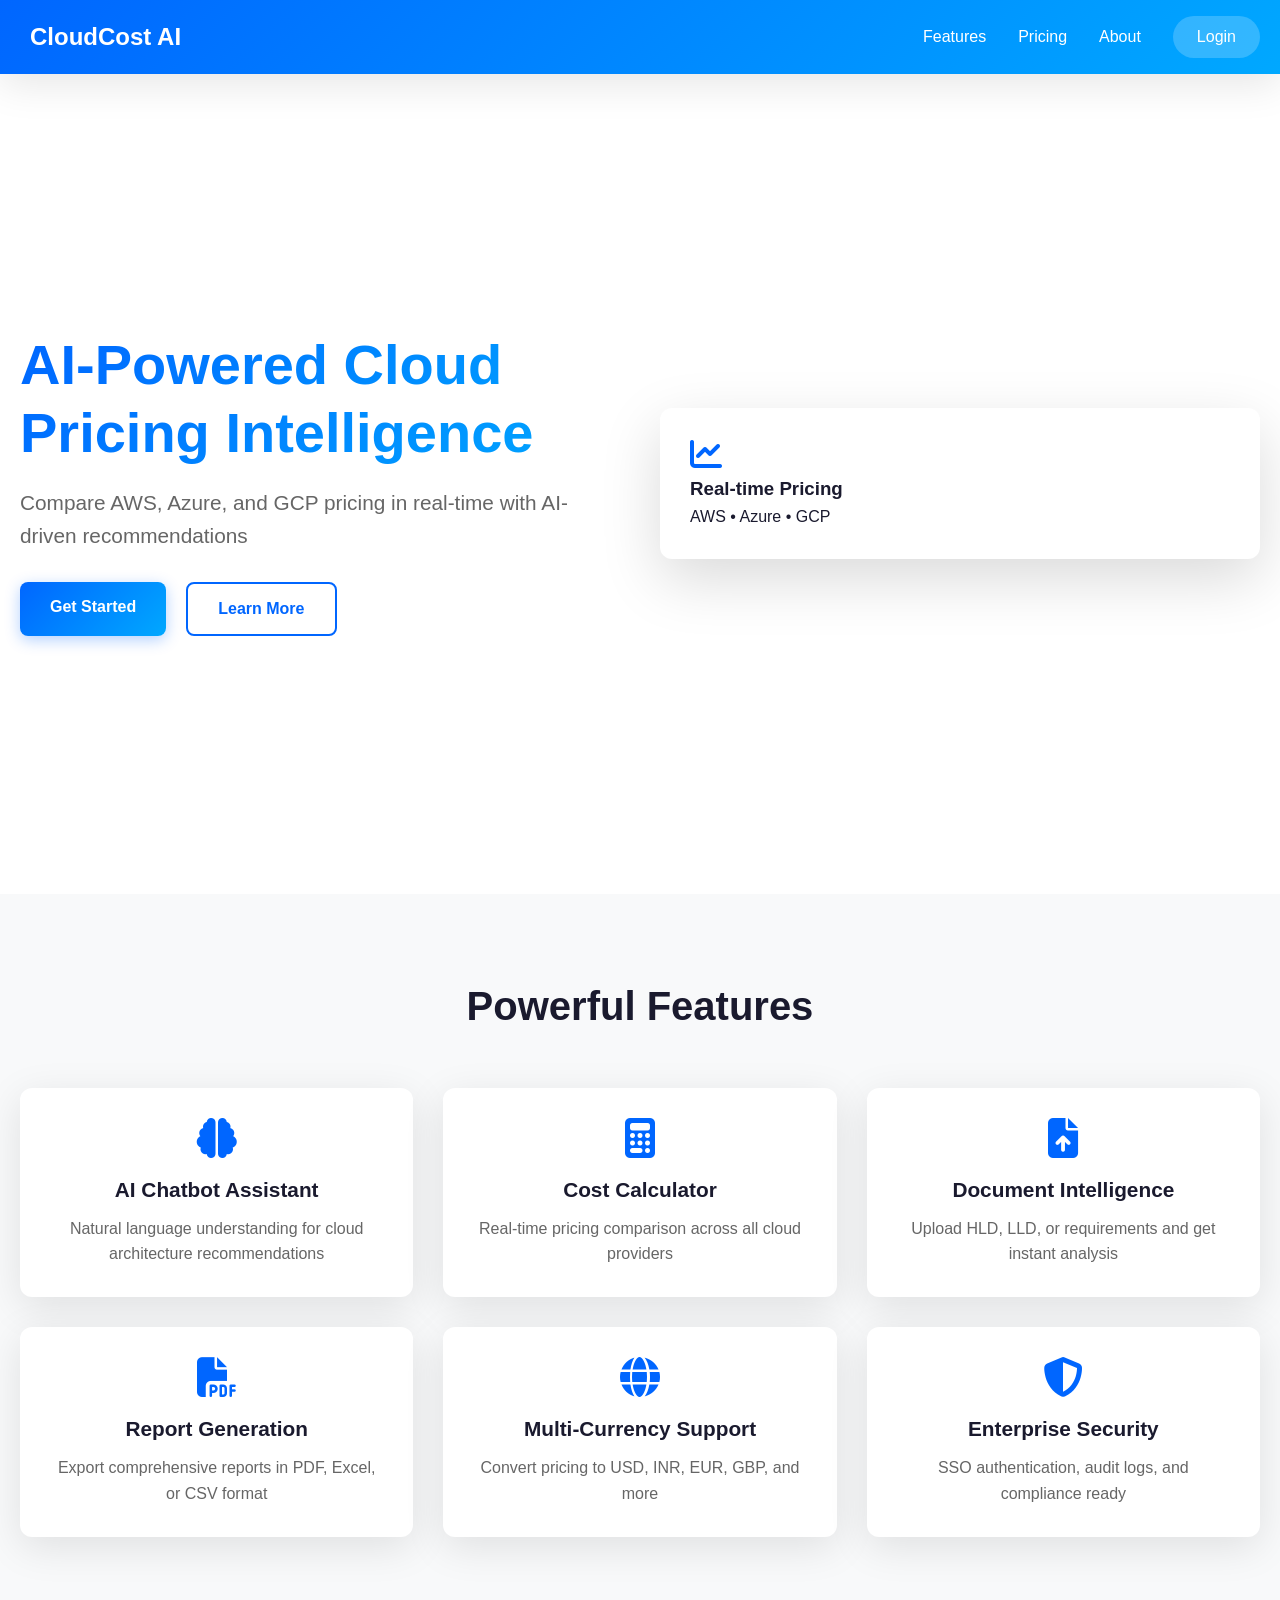
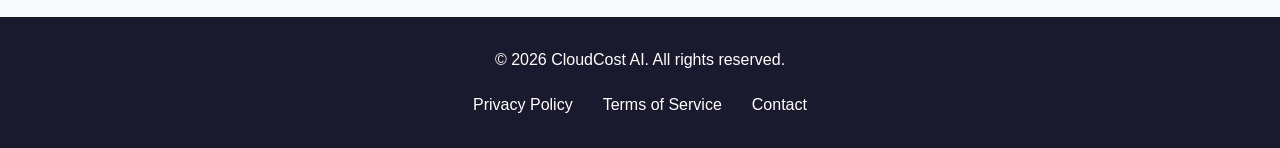
<file: frontend/index.html>
<!DOCTYPE html>
<html lang="en">
<head>
    <meta charset="UTF-8">
    <meta name="viewport" content="width=device-width, initial-scale=1.0">
    <title>CloudCost AI - Enterprise Cloud Pricing Intelligence Platform</title>
    <link rel="stylesheet" href="css/styles.css">
    <link rel="stylesheet" href="css/responsive.css">
    <link rel="stylesheet" href="https://cdnjs.cloudflare.com/ajax/libs/font-awesome/6.4.0/css/all.min.css">
</head>
<body>
    <!-- Navigation -->
    <nav class="navbar">
        <div class="nav-container">
            <div class="nav-logo">
                <i class="fas fa-cloud-dollar-sign"></i>
                <span>CloudCost AI</span>
            </div>
            <div class="nav-menu">
                <a href="#features" class="nav-link">Features</a>
                <a href="#pricing" class="nav-link">Pricing</a>
                <a href="#about" class="nav-link">About</a>
                <a href="login.html" class="nav-link-btn">Login</a>
            </div>
        </div>
    </nav>

    <!-- Hero Section -->
    <section class="hero">
        <div class="hero-content">
            <h1>AI-Powered Cloud Pricing Intelligence</h1>
            <p>Compare AWS, Azure, and GCP pricing in real-time with AI-driven recommendations</p>
            <div class="hero-buttons">
                <a href="login.html" class="btn btn-primary">Get Started</a>
                <a href="#features" class="btn btn-outline">Learn More</a>
            </div>
        </div>
        <div class="hero-image">
            <div class="floating-card">
                <i class="fas fa-chart-line"></i>
                <h3>Real-time Pricing</h3>
                <p>AWS • Azure • GCP</p>
            </div>
        </div>
    </section>

    <!-- Features Section -->
    <section id="features" class="features">
        <h2>Powerful Features</h2>
        <div class="features-grid">
            <div class="feature-card">
                <i class="fas fa-brain"></i>
                <h3>AI Chatbot Assistant</h3>
                <p>Natural language understanding for cloud architecture recommendations</p>
            </div>
            <div class="feature-card">
                <i class="fas fa-calculator"></i>
                <h3>Cost Calculator</h3>
                <p>Real-time pricing comparison across all cloud providers</p>
            </div>
            <div class="feature-card">
                <i class="fas fa-file-upload"></i>
                <h3>Document Intelligence</h3>
                <p>Upload HLD, LLD, or requirements and get instant analysis</p>
            </div>
            <div class="feature-card">
                <i class="fas fa-file-pdf"></i>
                <h3>Report Generation</h3>
                <p>Export comprehensive reports in PDF, Excel, or CSV format</p>
            </div>
            <div class="feature-card">
                <i class="fas fa-globe"></i>
                <h3>Multi-Currency Support</h3>
                <p>Convert pricing to USD, INR, EUR, GBP, and more</p>
            </div>
            <div class="feature-card">
                <i class="fas fa-shield-alt"></i>
                <h3>Enterprise Security</h3>
                <p>SSO authentication, audit logs, and compliance ready</p>
            </div>
        </div>
    </section>

    <!-- Footer -->
    <footer class="footer">
        <div class="footer-content">
            <p>&copy; 2026 CloudCost AI. All rights reserved.</p>
            <div class="footer-links">
                <a href="#">Privacy Policy</a>
                <a href="#">Terms of Service</a>
                <a href="#">Contact</a>
            </div>
        </div>
    </footer>

    <script src="js/app.js"></script>
</body>
</html>
</file>
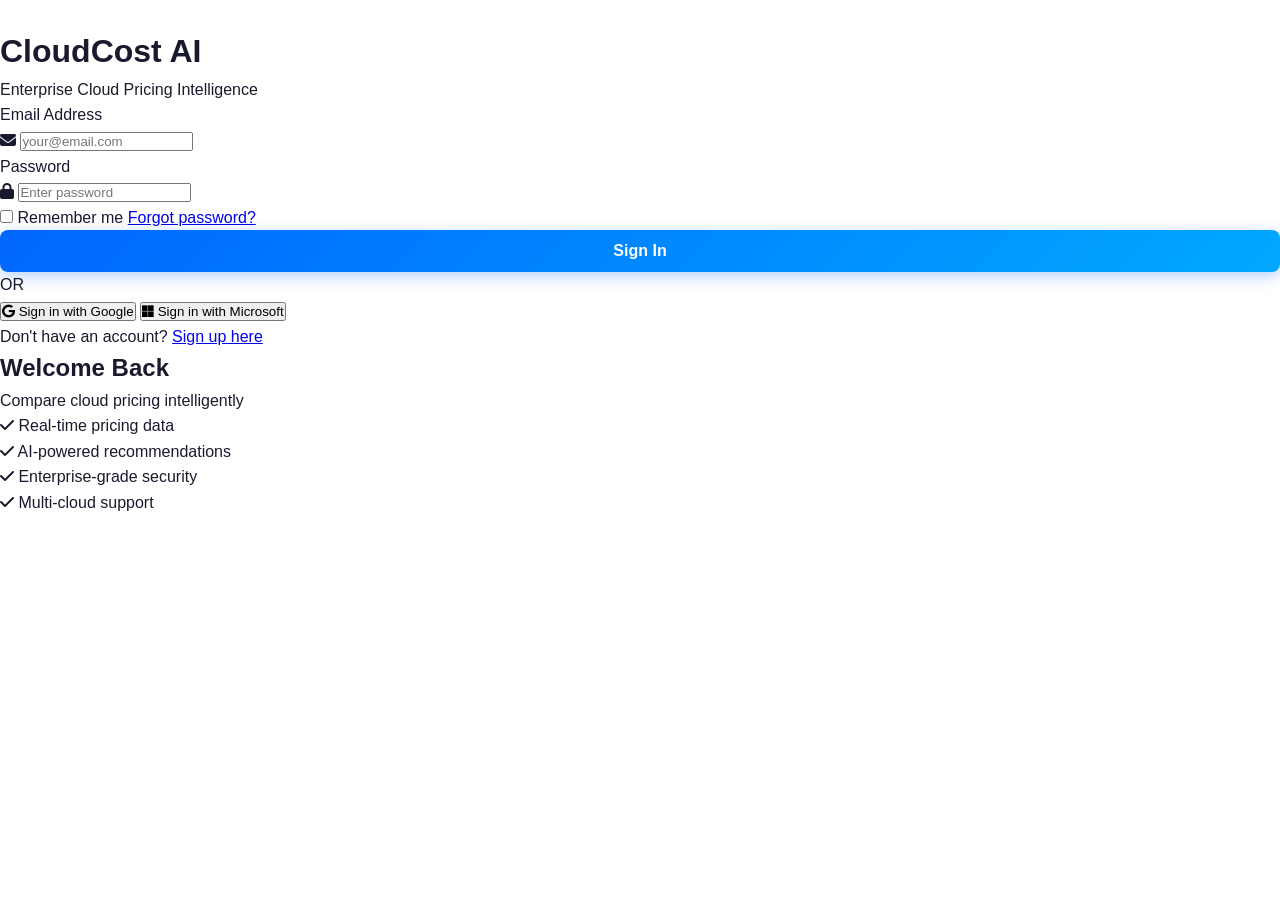
<file: frontend/login.html>
<!DOCTYPE html>
<html lang="en">
<head>
    <meta charset="UTF-8">
    <meta name="viewport" content="width=device-width, initial-scale=1.0">
    <title>Login - CloudCost AI</title>
    <link rel="stylesheet" href="css/styles.css">
    <link rel="stylesheet" href="css/responsive.css">
    <link rel="stylesheet" href="https://cdnjs.cloudflare.com/ajax/libs/font-awesome/6.4.0/css/all.min.css">
</head>
<body class="login-page">
    <div class="login-container">
        <div class="login-box">
            <div class="login-header">
                <i class="fas fa-cloud-dollar-sign"></i>
                <h1>CloudCost AI</h1>
                <p>Enterprise Cloud Pricing Intelligence</p>
            </div>

            <form id="loginForm" class="login-form">
                <div class="form-group">
                    <label for="email">Email Address</label>
                    <div class="input-wrapper">
                        <i class="fas fa-envelope"></i>
                        <input type="email" id="email" name="email" placeholder="your@email.com" required>
                    </div>
                </div>

                <div class="form-group">
                    <label for="password">Password</label>
                    <div class="input-wrapper">
                        <i class="fas fa-lock"></i>
                        <input type="password" id="password" name="password" placeholder="Enter password" required>
                    </div>
                </div>

                <div class="form-options">
                    <label class="checkbox">
                        <input type="checkbox" name="remember">
                        <span>Remember me</span>
                    </label>
                    <a href="#" class="forgot-password">Forgot password?</a>
                </div>

                <button type="submit" class="btn btn-primary btn-block">Sign In</button>
            </form>

            <div class="divider">
                <span>OR</span>
            </div>

            <div class="oauth-buttons">
                <button type="button" class="oauth-btn google">
                    <i class="fab fa-google"></i>
                    Sign in with Google
                </button>
                <button type="button" class="oauth-btn microsoft">
                    <i class="fab fa-microsoft"></i>
                    Sign in with Microsoft
                </button>
            </div>

            <div class="login-footer">
                <p>Don't have an account? <a href="#" class="signup-link">Sign up here</a></p>
            </div>
        </div>

        <div class="login-image">
            <div class="image-content">
                <h2>Welcome Back</h2>
                <p>Compare cloud pricing intelligently</p>
                <ul class="benefits">
                    <li><i class="fas fa-check"></i> Real-time pricing data</li>
                    <li><i class="fas fa-check"></i> AI-powered recommendations</li>
                    <li><i class="fas fa-check"></i> Enterprise-grade security</li>
                    <li><i class="fas fa-check"></i> Multi-cloud support</li>
                </ul>
            </div>
        </div>
    </div>

    <script src="js/auth.js"></script>
</body>
</html>
</file>
<file: frontend/css/styles.css>
/* Global Styles */
:root {
  --primary-color: #0066ff;
  --secondary-color: #00a8ff;
  --success-color: #00d46a;
  --danger-color: #ff4757;
  --warning-color: #ffa502;
  --dark-bg: #0f0f23;
  --light-bg: #ffffff;
  --card-bg: #f8f9fa;
  --text-primary: #1a1a2e;
  --text-secondary: #666666;
  --border-color: #e0e0e0;
  --shadow: 0 10px 40px rgba(0, 0, 0, 0.1);
  --shadow-lg: 0 20px 60px rgba(0, 0, 0, 0.15);
  --transition: all 0.3s ease;
}

body.dark-mode {
  --light-bg: #0f0f23;
  --text-primary: #ffffff;
  --text-secondary: #b0b0b0;
  --card-bg: #1a1a2e;
  --border-color: #333333;
}

* {
  margin: 0;
  padding: 0;
  box-sizing: border-box;
}

html {
  scroll-behavior: smooth;
}

body {
  font-family: -apple-system, BlinkMacSystemFont, 'Segoe UI', Roboto, Oxygen, Ubuntu, Cantarell, sans-serif;
  background-color: var(--light-bg);
  color: var(--text-primary);
  transition: var(--transition);
  line-height: 1.6;
}

/* Navbar */
.navbar {
  background: linear-gradient(135deg, var(--primary-color), var(--secondary-color));
  padding: 1rem 0;
  box-shadow: var(--shadow);
  position: sticky;
  top: 0;
  z-index: 100;
}

.nav-container {
  max-width: 1400px;
  margin: 0 auto;
  padding: 0 20px;
  display: flex;
  justify-content: space-between;
  align-items: center;
}

.nav-logo {
  font-size: 1.5rem;
  font-weight: 700;
  color: white;
  display: flex;
  align-items: center;
  gap: 10px;
}

.nav-menu {
  display: flex;
  gap: 2rem;
  align-items: center;
}

.nav-link {
  color: white;
  text-decoration: none;
  transition: var(--transition);
}

.nav-link:hover {
  opacity: 0.8;
  transform: translateY(-2px);
}

.nav-link-btn {
  background: rgba(255, 255, 255, 0.2);
  color: white;
  padding: 0.5rem 1.5rem;
  border-radius: 25px;
  text-decoration: none;
  transition: var(--transition);
}

.nav-link-btn:hover {
  background: rgba(255, 255, 255, 0.3);
}

/* Hero Section */
.hero {
  max-width: 1400px;
  margin: 0 auto;
  padding: 60px 20px;
  display: grid;
  grid-template-columns: 1fr 1fr;
  gap: 40px;
  align-items: center;
  min-height: calc(100vh - 80px);
}

.hero-content h1 {
  font-size: 3.5rem;
  line-height: 1.2;
  margin-bottom: 20px;
  background: linear-gradient(135deg, var(--primary-color), var(--secondary-color));
  -webkit-background-clip: text;
  -webkit-text-fill-color: transparent;
  background-clip: text;
}

.hero-content p {
  font-size: 1.3rem;
  color: var(--text-secondary);
  margin-bottom: 30px;
}

.hero-buttons {
  display: flex;
  gap: 20px;
  flex-wrap: wrap;
}

/* Buttons */
.btn {
  padding: 12px 30px;
  border: none;
  border-radius: 8px;
  font-size: 1rem;
  font-weight: 600;
  cursor: pointer;
  transition: var(--transition);
  text-decoration: none;
  display: inline-block;
  text-align: center;
}

.btn-primary {
  background: linear-gradient(135deg, var(--primary-color), var(--secondary-color));
  color: white;
  box-shadow: 0 4px 15px rgba(0, 102, 255, 0.3);
}

.btn-primary:hover {
  transform: translateY(-3px);
  box-shadow: 0 6px 20px rgba(0, 102, 255, 0.4);
}

.btn-outline {
  border: 2px solid var(--primary-color);
  color: var(--primary-color);
  background: transparent;
}

.btn-outline:hover {
  background: var(--primary-color);
  color: white;
}

.btn-block {
  width: 100%;
}

/* Features Section */
.features {
  padding: 80px 20px;
  background: var(--card-bg);
}

.features h2 {
  text-align: center;
  font-size: 2.5rem;
  margin-bottom: 50px;
}

.features-grid {
  max-width: 1400px;
  margin: 0 auto;
  display: grid;
  grid-template-columns: repeat(auto-fit, minmax(300px, 1fr));
  gap: 30px;
}

.feature-card {
  background: var(--light-bg);
  padding: 30px;
  border-radius: 12px;
  text-align: center;
  box-shadow: var(--shadow);
  transition: var(--transition);
}

.feature-card:hover {
  transform: translateY(-10px);
  box-shadow: var(--shadow-lg);
}

.feature-card i {
  font-size: 2.5rem;
  color: var(--primary-color);
  margin-bottom: 15px;
}

.feature-card h3 {
  margin-bottom: 10px;
  font-size: 1.3rem;
}

.feature-card p {
  color: var(--text-secondary);
}

/* Footer */
.footer {
  background: var(--text-primary);
  color: white;
  padding: 30px 20px;
  text-align: center;
}

.footer-content {
  max-width: 1400px;
  margin: 0 auto;
}

.footer-links {
  margin-top: 20px;
  display: flex;
  justify-content: center;
  gap: 30px;
}

.footer-links a {
  color: white;
  text-decoration: none;
  transition: var(--transition);
}

.footer-links a:hover {
  opacity: 0.7;
}

/* Floating Animation */
@keyframes float {
  0%, 100% {
    transform: translateY(0px);
  }
  50% {
    transform: translateY(-20px);
  }
}

.floating-card {
  background: white;
  padding: 30px;
  border-radius: 12px;
  box-shadow: var(--shadow-lg);
  animation: float 3s ease-in-out infinite;
}

.floating-card i {
  font-size: 2rem;
  color: var(--primary-color);
}

/* Loading Animation */
.loader {
  display: inline-block;
  width: 40px;
  height: 40px;
  border: 4px solid rgba(0, 102, 255, 0.2);
  border-top: 4px solid var(--primary-color);
  border-radius: 50%;
  animation: spin 1s linear infinite;
}

@keyframes spin {
  0% { transform: rotate(0deg); }
  100% { transform: rotate(360deg); }
}

/* Responsive */
@media (max-width: 768px) {
  .hero {
    grid-template-columns: 1fr;
    padding: 40px 20px;
    min-height: auto;
  }

  .hero-content h1 {
    font-size: 2.5rem;
  }

  .nav-menu {
    gap: 1rem;
  }

  .features-grid {
    grid-template-columns: 1fr;
  }
}
</file>
<file: frontend/css/responsive.css>
/* Responsive Design */

@media (max-width: 1024px) {
  .dashboard-container {
    grid-template-columns: 1fr;
  }

  .sidebar {
    position: fixed;
    left: -280px;
    transition: left 0.3s ease;
    z-index: 100;
  }

  .sidebar.active {
    left: 0;
  }

  .stats-grid {
    grid-template-columns: repeat(2, 1fr);
  }
}

@media (max-width: 768px) {
  :root {
    font-size: 15px;
  }

  .navbar {
    padding: 0.75rem 0;
  }

  .nav-container {
    padding: 0 15px;
  }

  .nav-menu {
    gap: 1rem;
  }

  .hero {
    grid-template-columns: 1fr;
    padding: 30px 15px;
    gap: 20px;
  }

  .hero-content h1 {
    font-size: 2rem;
  }

  .hero-content p {
    font-size: 1rem;
  }

  .hero-buttons {
    flex-direction: column;
  }

  .btn {
    width: 100%;
  }

  .features {
    padding: 40px 15px;
  }

  .features h2 {
    font-size: 1.8rem;
  }

  .features-grid {
    grid-template-columns: 1fr;
    gap: 20px;
  }

  .dashboard-container {
    grid-template-columns: 1fr;
  }

  .sidebar {
    width: 100%;
    height: auto;
    display: grid;
    grid-template-columns: 1fr 1fr;
    position: static;
  }

  .main-content {
    grid-column: 1;
  }

  .top-nav {
    flex-direction: column;
    gap: 15px;
    align-items: stretch;
  }

  .top-nav-left,
  .top-nav-right {
    width: 100%;
  }

  .search-input {
    width: 100%;
  }

  .top-nav-right {
    justify-content: space-between;
  }

  .stats-grid {
    grid-template-columns: 1fr;
    gap: 15px;
  }

  .stat-card {
    flex-direction: column;
    text-align: center;
  }

  .provider-cards {
    grid-template-columns: 1fr;
  }

  .analytics-grid {
    grid-template-columns: 1fr;
  }

  .dashboard-content {
    padding: 15px;
  }

  .content-header h1 {
    font-size: 1.5rem;
  }

  .feature-card {
    padding: 20px;
  }

  .login-container {
    grid-template-columns: 1fr;
  }

  .login-image {
    display: none;
  }

  .login-box {
    box-shadow: none;
  }
}

@media (max-width: 480px) {
  :root {
    font-size: 14px;
  }

  .hero-content h1 {
    font-size: 1.5rem;
  }

  .features h2 {
    font-size: 1.3rem;
  }

  .nav-logo {
    font-size: 1.2rem;
  }

  .nav-menu {
    gap: 0.5rem;
  }

  .top-nav-right {
    flex-wrap: wrap;
    gap: 10px;
  }

  .chat-container {
    padding: 0;
  }

  .messages-area {
    padding: 15px;
  }

  .input-area {
    padding: 10px 15px;
  }
}
</file>
